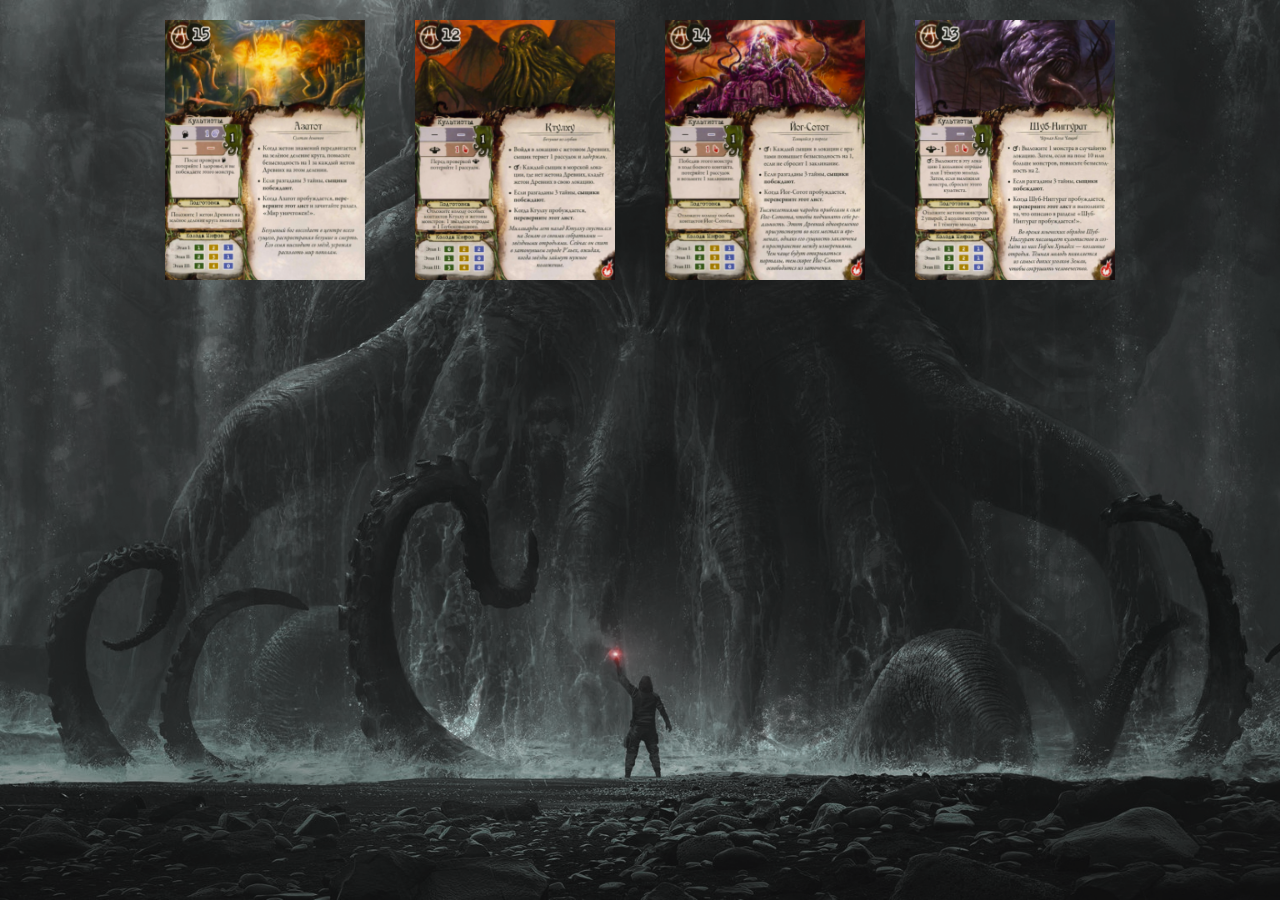
<file: index.html>
<!DOCTYPE html>
<html lang="en">
  <head>
    <meta charset="UTF-8" />
    <meta http-equiv="X-UA-Compatible" content="IE=edge" />
    <meta name="viewport" content="width=device-width, initial-scale=1.0" />
    <link rel="stylesheet" href="./css/styles.css" />
    <title>Eldritch</title>
  </head>
  <body>
    <div class="ancients-container"></div>
    <div class="difficulty-container">
      <button class="difficulty" id="very-easy">Very easy</button>
      <button class="difficulty" id="easy">Easy</button>
      <button class="difficulty" id="medium">Medium</button>
      <button class="difficulty" id="high">High</button>
      <button class="difficulty" id="very-high">Very high</button>
    </div>
    <div class="deck-container">
      <button class="shuffle-button">Shuffle</button>
      <div class="current-state">
        <div class="stage-container">
          <span class="stage-text">Level 1</span>
          <div class="dots-container" id="level-one">
            <div class="dot green"></div>
            <div class="dot brown"></div>
            <div class="dot blue"></div>
          </div>
        </div>
        <div class="stage-container">
          <span class="stage-text">Level 2</span>
          <div class="dots-container" id="level-two">
            <div class="dot green"></div>
            <div class="dot brown"></div>
            <div class="dot blue"></div>
          </div>
        </div>
        <div class="stage-container">
          <span class="stage-text">Level 2</span>
          <div class="dots-container" id="level-three">
            <div class="dot green"></div>
            <div class="dot brown"></div>
            <div class="dot blue"></div>
          </div>
        </div>
      </div>
      <div class="decks">
        <div
          class="deck"
          style="background-image: url(./assets/mythicCardBackground.png)"
        ></div>
      </div>
    </div>
    <script type="module" src="./script.js"></script>
  </body>
</html>
</file>
<file: css/styles.css>
* {
  box-sizing: border-box;
  margin: 0;
  padding: 0;
  align-items: center;
}
body {
  background-image: url(/assets/home.png);
  background-position: 50%;
  background-repeat: no-repeat;
  background-size: cover;
  display: flex;
  flex-direction: column;
  height: 100vh;
  width: 100vw;
}

.ancients-container {
  display: flex;
  flex-direction: row;
  flex-wrap: wrap;
  gap: 50px;
  min-width: 40%;
  padding: 20px;
}

.ancient-card {
  background-position: 50%;
  background-repeat: no-repeat;
  background-size: contain;
  box-sizing: border-box;
  cursor: pointer;
  height: 260px;
  width: 200px;
}

.ancients-container .ancient-card.active {
  border: 2px solid red;
}

.difficulty-container {
  display: flex;
  flex-direction: row;
  gap: 10px;
  align-items: center;
  opacity: 0;
}

.difficulty-container.open {
  opacity: 1;
}
.difficulty-container .difficulty {
  border: 2px solid purple;
  color: purple;
  cursor: pointer;
  padding: 5px;
  text-align: center;
  width: 200px;
  height: 30px;
  border-radius: 10px;
}

.shuffle-button {
  border: 2px solid purple;
  color: purple;
  cursor: pointer;
  padding: 5px;
  text-align: center;
  width: 200px;
  height: 30px;
  border-radius: 10px;
  margin-top: 10px;
  opacity: 0;
}

.shuffle-button.open {
  opacity: 1;
}

.deck-container {
  align-items: center;
  display: flex;
  flex-direction: column;
  gap: 20px;
  justify-content: center;
  min-width: 30%;
}

.deck-container .current-state {
  display: flex;
  flex-direction: column;
  gap: 10px;
  min-height: 30%;
  opacity: 0;
}

.deck-container .current-state.open {
  opacity: 1;
}

.deck-container .current-state .stage-container {
  align-items: center;
  display: flex;
  flex-direction: column;
  gap: 5px;
}

.deck-container .current-state .stage-container .stage-text {
  color: purple;
}

.deck-container .current-state .stage-container .dots-container {
  align-items: center;
  display: flex;
  gap: 20px;
  justify-content: center;
}

.deck-container .current-state .stage-container .dot {
  align-items: center;
  border-radius: 50%;
  display: flex;
  height: 30px;
  justify-content: center;
  width: 30px;
}

.deck-container .current-state .stage-container .dot.green {
  background-color: green;
}

.deck-container .current-state .stage-container .dot.brown {
  background-color: brown;
}

.deck-container .current-state .stage-container .dot.blue {
  background-color: blue;
}

.deck-container .decks {
  display: flex;
  flex-direction: row;
  gap: 80px;
  opacity: 0;
}

.deck-container .decks.open {
  opacity: 1;
}

.deck-container .deck {
  cursor: pointer;
  background-size: cover;
  height: 190px;
  width: 130px;
}

.deck-container .last-card {
  background-size: cover;
  height: 190px;
  width: 130px;
  opacity: 0;
}

.deck-container .last-card.open {
  opacity: 1;
}
</file>
<file: codejam-eldritch/styles.css>
* {
  box-sizing: border-box;
  margin: 0;
  padding: 0;
  align-items: center;
}
body {
  background-image: url(./assets/home.png);
  background-position: 50%;
  background-repeat: no-repeat;
  background-size: cover;
  display: flex;
  flex-direction: column;
  height: 100vh;
  width: 100vw;
}

.ancients-container {
  display: flex;
  flex-direction: row;
  flex-wrap: wrap;
  gap: 50px;
  min-width: 40%;
  padding: 20px;
}

.ancient-card {
  background-position: 50%;
  background-repeat: no-repeat;
  background-size: contain;
  box-sizing: border-box;
  cursor: pointer;
  height: 260px;
  width: 200px;
}

.ancients-container .ancient-card.active {
  border: 2px solid red;
}

.difficulty-container {
  display: flex;
  flex-direction: row;
  gap: 10px;
  align-items: center;
  opacity: 0;
}

.difficulty-container.open {
  opacity: 1;
}
.difficulty-container .difficulty {
  border: 2px solid purple;
  color: purple;
  cursor: pointer;
  padding: 5px;
  text-align: center;
  width: 200px;
  height: 30px;
  border-radius: 10px;
}

.shuffle-button {
  border: 2px solid purple;
  color: purple;
  cursor: pointer;
  padding: 5px;
  text-align: center;
  width: 200px;
  height: 30px;
  border-radius: 10px;
  margin-top: 10px;
  opacity: 0;
}

.shuffle-button.open {
  opacity: 1;
}

.deck-container {
  align-items: center;
  display: flex;
  flex-direction: column;
  gap: 20px;
  justify-content: center;
  min-width: 30%;
}

.deck-container .current-state {
  display: flex;
  flex-direction: column;
  gap: 10px;
  min-height: 30%;
  opacity: 0;
}

.deck-container .current-state.open {
  opacity: 1;
}

.deck-container .current-state .stage-container {
  align-items: center;
  display: flex;
  flex-direction: column;
  gap: 5px;
}

.deck-container .current-state .stage-container .stage-text {
  color: purple;
}

.deck-container .current-state .stage-container .dots-container {
  align-items: center;
  display: flex;
  gap: 20px;
  justify-content: center;
}

.deck-container .current-state .stage-container .dot {
  align-items: center;
  border-radius: 50%;
  display: flex;
  height: 30px;
  justify-content: center;
  width: 30px;
}

.deck-container .current-state .stage-container .dot.green {
  background-color: green;
}

.deck-container .current-state .stage-container .dot.brown {
  background-color: brown;
}

.deck-container .current-state .stage-container .dot.blue {
  background-color: blue;
}

.deck-container .decks {
  display: flex;
  flex-direction: row;
  gap: 80px;
  opacity: 0;
}

.deck-container .decks.open {
  opacity: 1;
}

.deck-container .deck {
  cursor: pointer;
  background-size: cover;
  height: 190px;
  width: 130px;
}

.deck-container .last-card {
  background-size: cover;
  height: 190px;
  width: 130px;
  opacity: 0;
}

.deck-container .last-card.open {
  opacity: 1;
}
</file>
